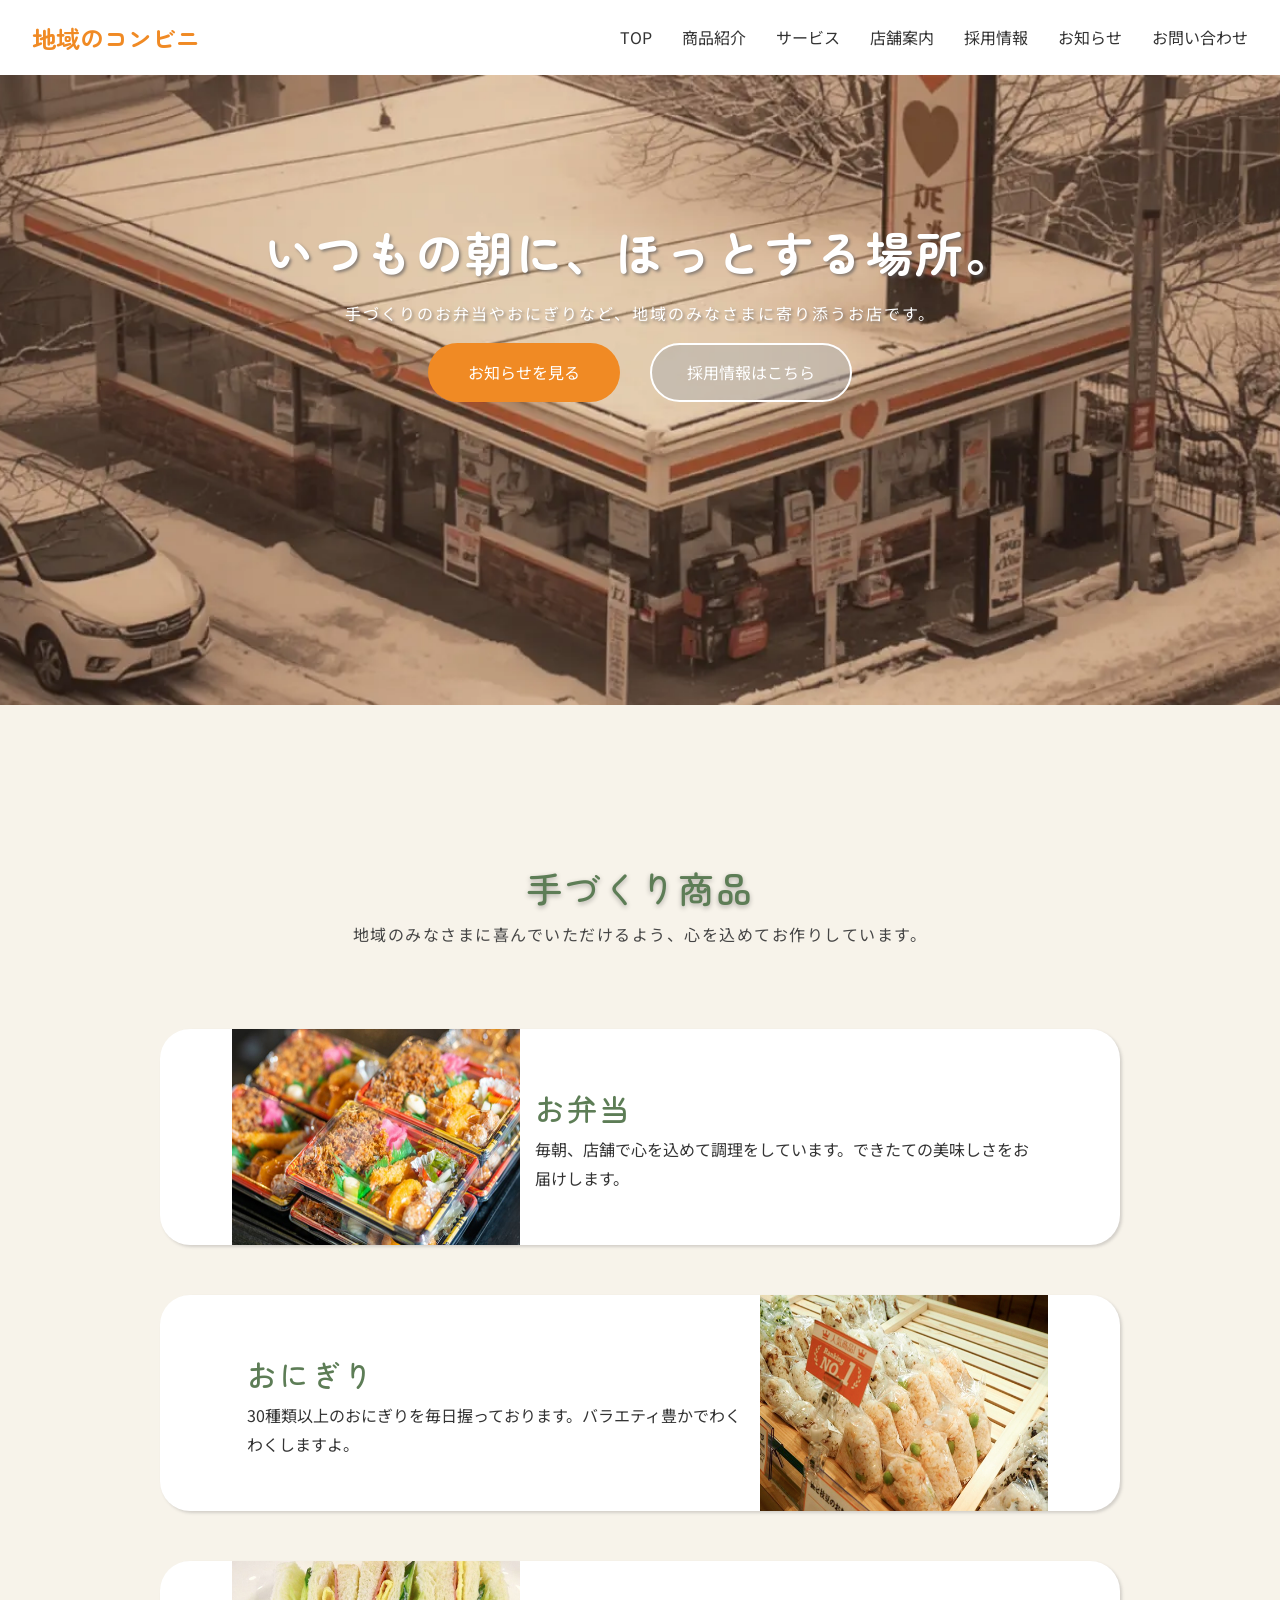
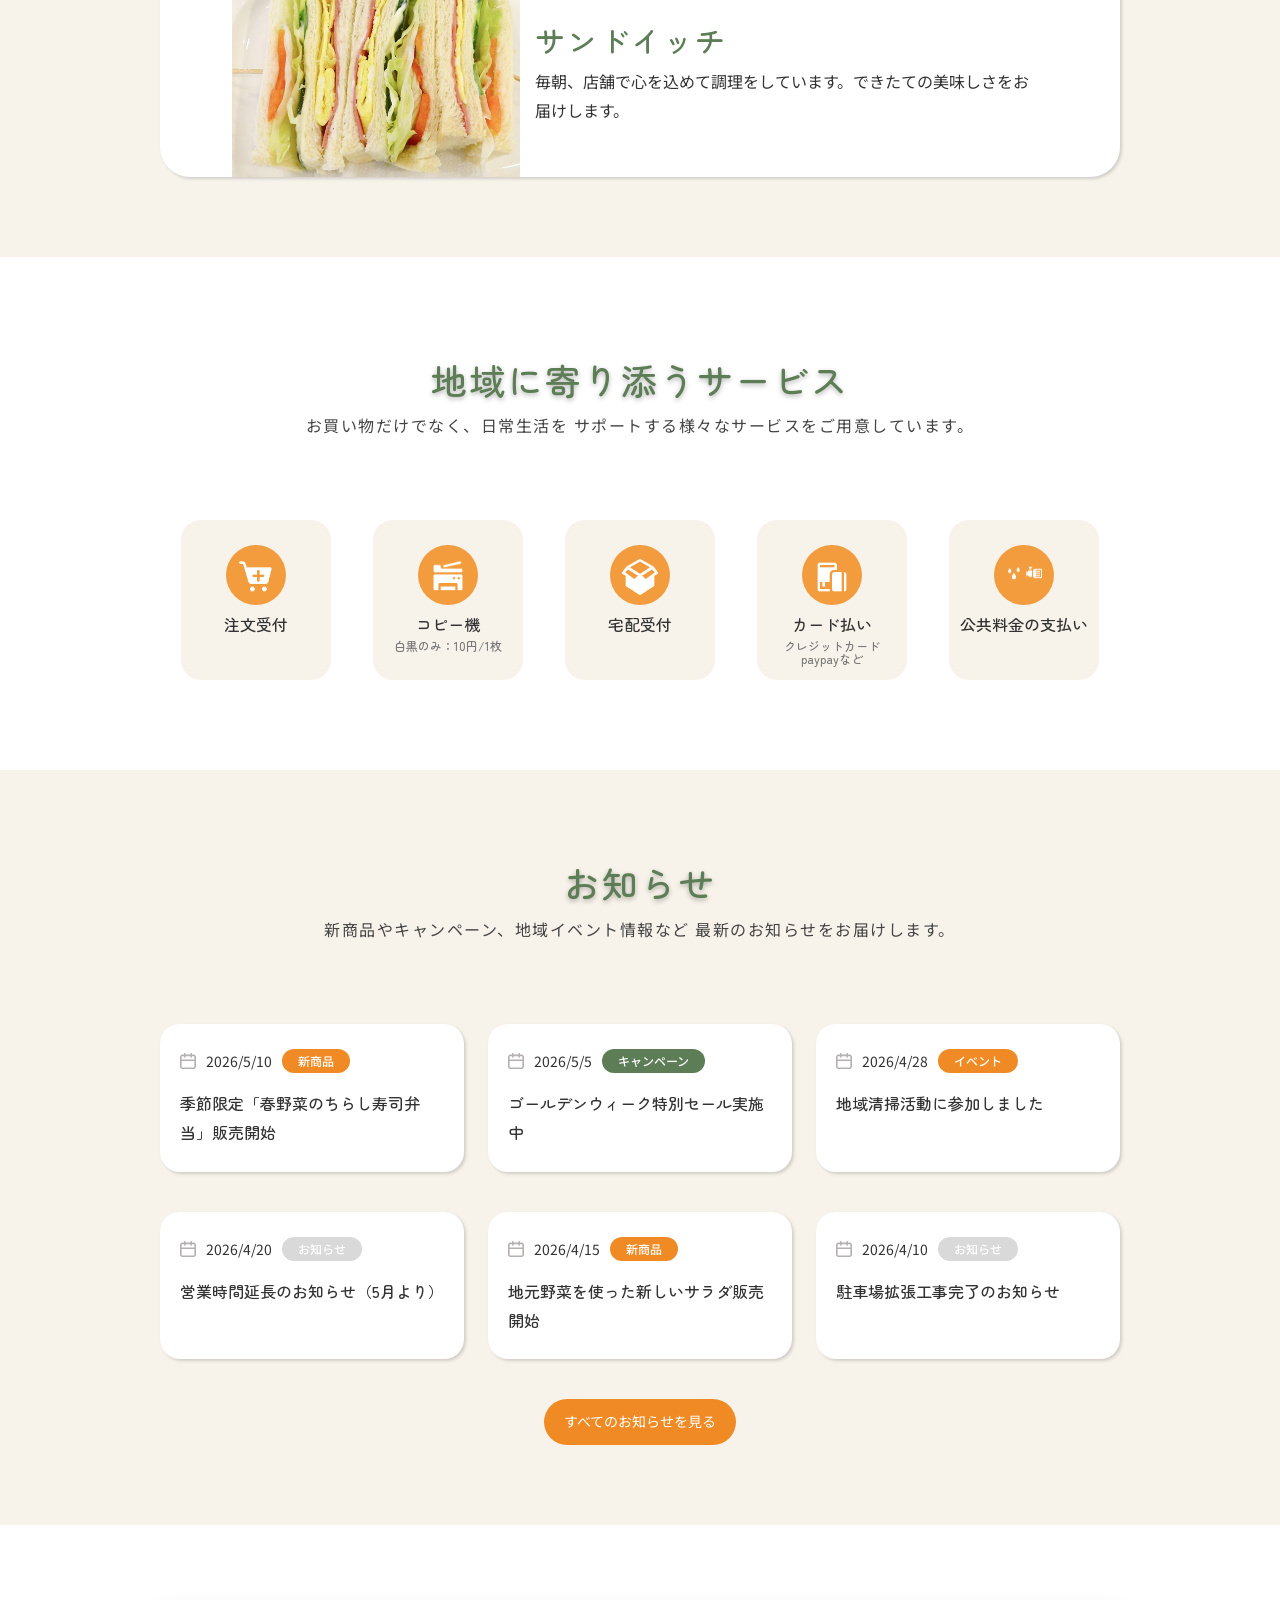
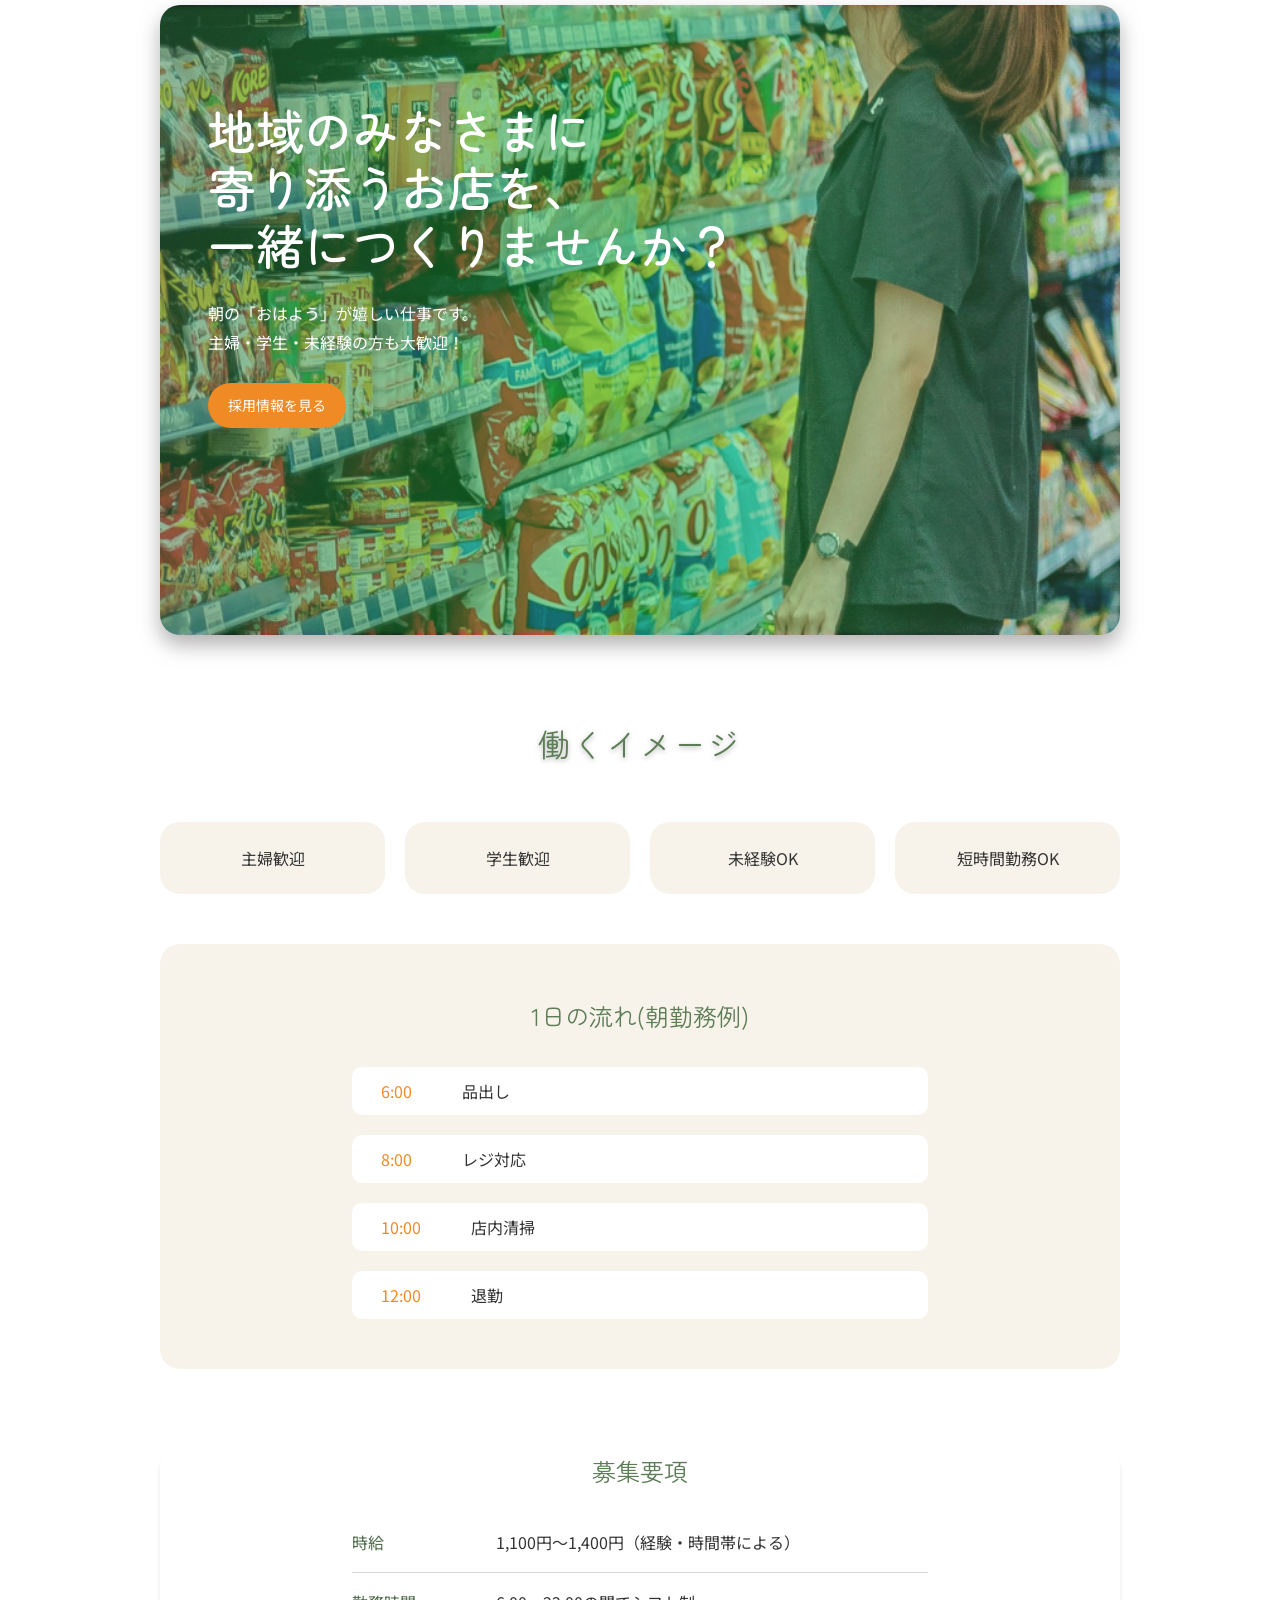
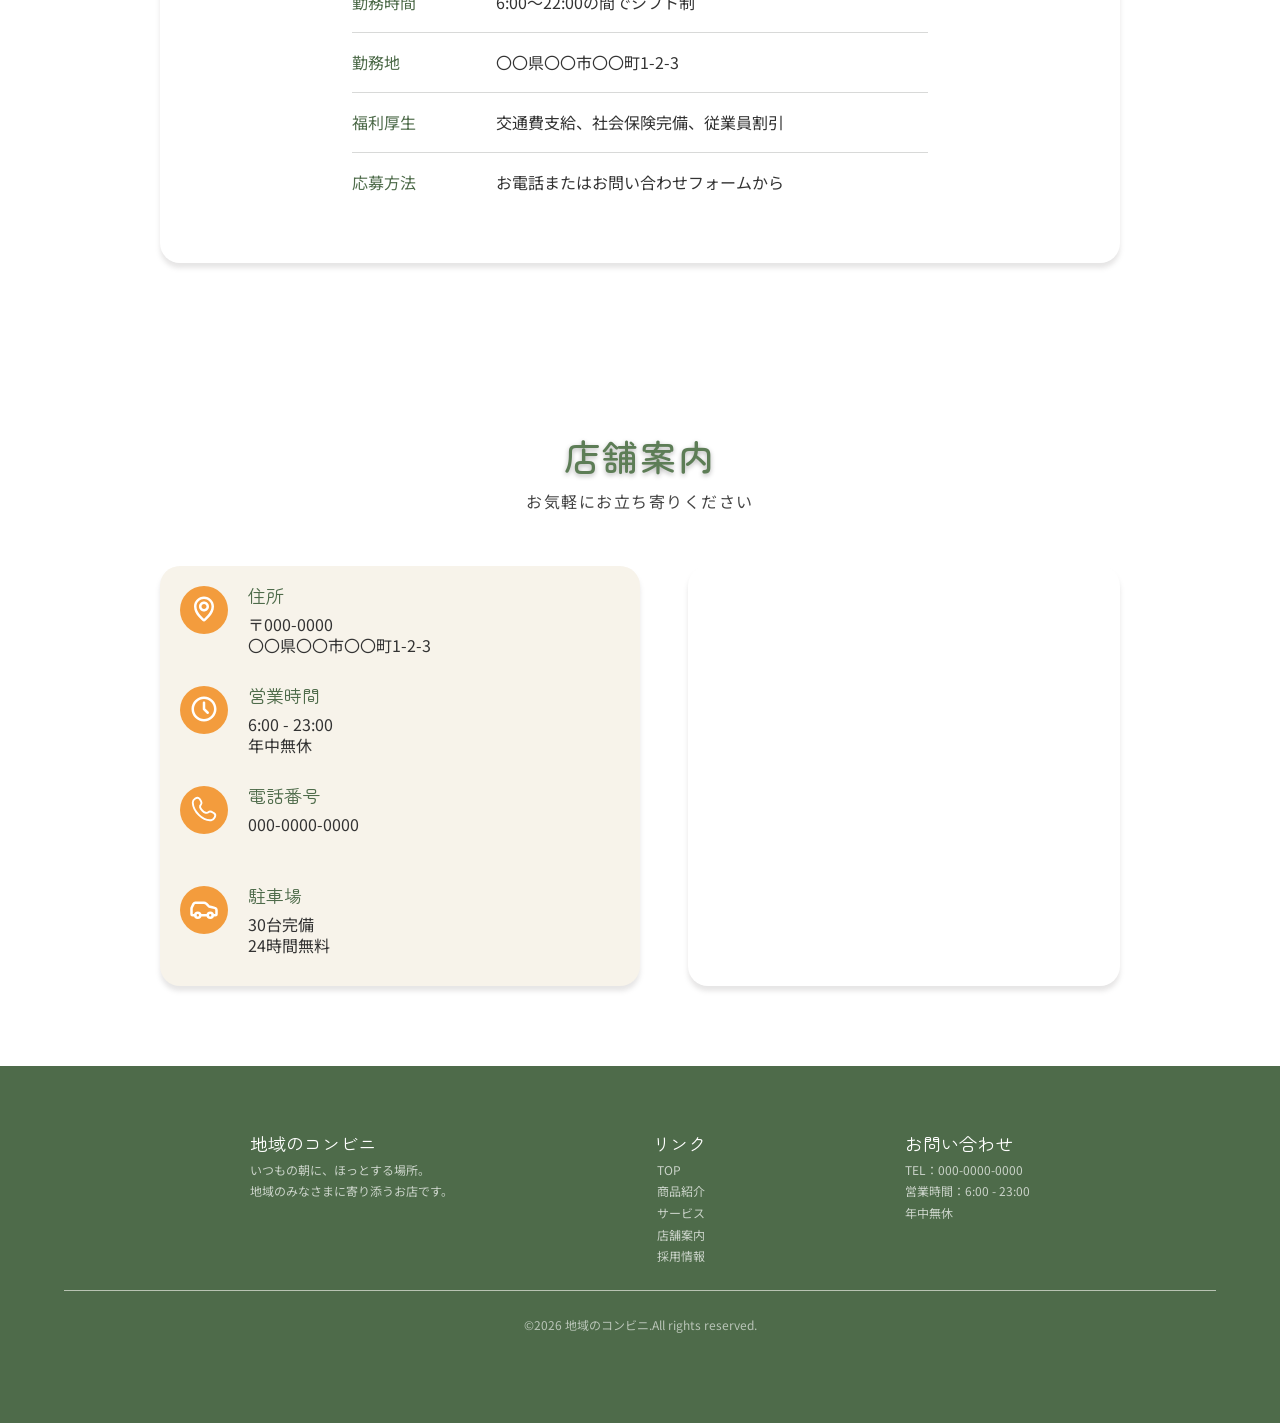
<file: index.html>
<!DOCTYPE html>
<html lang="ja">
    <head>
        <meta charset="utf-8" />
        <meta name="viewport" content="width=device-width,initial-scale=1" />
        <title>地域のコンビニ</title>
        <meta name="description" content="地域のコンビニ -手作り商品と、地域のみなさまに寄り添うお店です。-" />
        <meta name="format-detection" content="telephone=no" />

        <!-- favicon/webclipicon -->
        <link rel="shortcut icon" href="favicon.ico" />
        <link rel="apple-touch-icon" href="webclip.png" />

        <!-- ogp -->
        <meta property="og:site_name" content="Orange Heart" />
        <meta property="og:url" content="https://verablog.com/practiceHotel" />
        <meta property="og:type" content="website" />
        <meta property="og:title" content="地域のコンビニ" />
        <meta property="og:description" content="手作り商品と、地域のみなさまに寄り添うお店です。" />
        <meta property="og:image" content="https://verablog.com/practiceHotel/img/ogp.png" />
        <meta property="og:locale" content="ja_JP" />
        <meta name="twitter:card" content="summary">
        <meta name="twitter:title" content="地域のコンビニ">
        <meta name="twitter:description" content="手作り商品と、地域のみなさまに寄り添うお店です。">
        <meta name="twitter:image" content="https://verablog.com/practiceHotel/img/ogp.png">

        <!-- google fonts -->
        <link rel="preconnect" href="https://fonts.googleapis.com">
        <link rel="preconnect" href="https://fonts.gstatic.com" crossorigin>
        <link href="https://fonts.googleapis.com/css2?family=Noto+Sans+JP:wght@100..900&family=Zen+Maru+Gothic:wght@500;700&display=swap" rel="stylesheet">

        <!-- css -->
        <link rel="stylesheet" href="css/style.min.css" />

        <!-- js -->
        <script src="js/main.js" defer></script>
    </head>

    <body>
        <header class="header l-container">
            <h1 class="site-title">
                <a href="#">
                    地域のコンビニ
                </a>
            </h1>
            <nav class="header-nav">
                <button class="header-btn-menu">メニュー</button>
                <ul class="header-menu">
                    <li><a href="#">TOP</a></li>
                    <li><a href="#top-products">商品紹介</a></li>
                    <li><a href="#top-service">サービス</a></li>
                    <li><a href="#top-access">店舗案内</a></li>
                    <li><a href="#top-work">採用情報</a></li>
                    <li><a href="news.html">お知らせ</a></li>
                    <li><a href="contact.html">お問い合わせ</a></li>
                </ul>
            </nav>
        </header>

    <main>
        <div class="top-kv">
            <div class="top-kv-container">
                <p class="top-kv-title">いつもの朝に、ほっとする場所。</p>
                <p class="top-kv-subtitle">手づくりのお弁当やおにぎりなど、地域のみなさまに寄り添うお店です。</p>
                <ul class="top-kv-button">
                    <li><a href="#top-news">お知らせを見る</a></li>
                    <li><a href="#top-work">採用情報はこちら</a></li>
                </ul>
            </div>
        </div>

        <section id="top-products" class="top-products l-container">
            <div class="title-container">
                <h2 class="common-title">
                    手づくり商品
                </h2>
                <div class="common-subtitle">
                    <span>地域のみなさまに喜んでいただけるよう、<span>
                    <span>心を込めてお作りしています。</span>
                </div>
            </div>

            <div class="product-items l-container-s">
                <article class="post-item">
                    <a href="#">
                        <div class="post-card">
                            <div class="post-card-image">
                                <img width="758" height="762" srcset="img/lunch_box.jpg 1x, img/lunch_box@2x.jpg 2x" src="img/lunch_box@2x.jpg" alt="お弁当" decoding="async" loading="lazy" >
                            </div>

                            <section class="post-card-content">
                                <h2 class="post-title">
                                    お弁当
                                </h2>
                                <p>毎朝、店舗で心を込めて調理をしています。できたての美味しさをお届けします。</p>
                            </section>
                        </div>
                    </a>
                </article>

                <article class="post-item">
                    <a href="#">
                        <div class="post-card post-card--reverse">
                            <div class="post-card-image">
                                <img width="570" height="760" srcset="img/onigiri.jpg 1x, img/onigiri@2x.jpg 2x" src="img/onigiri@2x.jpg" alt="おにぎり" decoding="async" loading="lazy" >
                            </div>

                            <section class="post-card-content">
                                <h2 class="post-title">
                                    おにぎり
                                </h2>
                                <p>30種類以上のおにぎりを毎日握っております。バラエティ豊かでわくわくしますよ。</p>
                            </section>
                        </div>
                    </a>
                </article>

                <article class="post-item">
                    <a href="#">
                        <div class="post-card">
                            <div class="post-card-image">
                                <img width="570" height="760" srcset="img/sandwich.jpg 1x, img/sandwich@2x.jpg 2x" src="img/sandwich@2x.jpg" alt="サンドイッチ" decoding="async" loading="lazy" >
                            </div>

                            <section class="post-card-content">
                                <h2 class="post-title">
                                    サンドイッチ
                                </h2>
                                <p>毎朝、店舗で心を込めて調理をしています。できたての美味しさをお届けします。</p>
                            </section>
                        </div>
                    </a>
                </article>
            </div>
        </section>

        <section id="top-service" class="top-service">
            <div class="title-container l-container">
                <h2 class="common-title">
                    地域に寄り添うサービス
                </h2>
                <div class="common-subtitle">
                    <span>お買い物だけでなく、日常生活を</span>
                    <span>サポートする様々なサービスをご用意しています。</span>
                </div>
            </div>
            <div class="service-container l-container-s">
                <ul class="service-list">
                    <li class="service-item">
                        <div class="service-box">
                            <span class="service-icon">
                                <img width="36" height="36" src="img/shopping-cart.svg" alt="注文受付" decoding="async" loading="lazy" >
                            </span>
                            <p>注文受付</p>
                        </div>
                    </li>
                    <li class="service-item">
                        <div class="service-box">
                            <span class="service-icon">
                                <img width="36" height="36" src="img/copy-machine.svg" alt="コピー機" decoding="async" loading="lazy" >
                            </span>
                            <p>コピー機</p>
                            <p class="text-small">白黒のみ：10円/1枚</p>
                        </div>
                    </li>
                    <li class="service-item">
                        <div class="service-box">
                            <span class="service-icon">
                                <img width="36" height="36" src="img/delivery.svg" alt="宅配受付" decoding="async" loading="lazy" >
                            </span>
                            <p>宅配受付</p>
                        </div>
                    </li>
                    <li class="service-item">
                        <div class="service-box">
                            <span class="service-icon">
                                <img width="36" height="36" src="img/pay.svg" alt="paypayカード払い" decoding="async" loading="lazy" >
                            </span>
                            <p>カード払い</p>
                            <p class="text-small">
                                クレジットカード<br>
                                paypayなど
                            </p>
                        </div>
                    </li>
                    <li class="utility-item">
                        <div class="service-box">
                            <span class="utility-icon">
                                <img width="36" height="36" src="img/utility.svg" alt="公共料金の支払い" decoding="async" loading="lazy" >
                            </span>
                            <p>公共料金の支払い</p>
                        </div>
                    </li>
                </ul>
            </div>
        </section>

        <section id="top-news" class="top-news">
            <div class="title-container">
                <h2 class="common-title">
                    お知らせ
                </h2>
                <p class="common-subtitle">
                    <span>新商品やキャンペーン、地域イベント情報など</span>
                    <span>最新のお知らせをお届けします。</span>
                </p>
            </div>
            <div class="news-item l-container-s">
                <article class="news-post">
                    <a href="news.html">
                        <div class="news-meta">
                            <img width="16" height="16" src="img/calender.svg" alt="カレンダー" decoding="async" loading="lazy" >
                            <time datetime="2026-5-10" class="c-date">2026/5/10</time>
                            <span class="news-label news-label--product">新商品</span>
                        </div>
                        <h3 class="news-post-title">
                            季節限定「春野菜のちらし寿司弁当」販売開始
                        </h3>
                    </a>
                </article>
                <article class="news-post">
                    <a href="news.html">
                        <div class="news-meta">
                            <img width="16" height="16" src="img/calender.svg" alt="カレンダー" decoding="async" loading="lazy" >
                            <time datetime="2026-5-5" class="c-date">2026/5/5</time>
                            <span class="news-label news-label--campaign">キャンペーン</span>
                        </div>
                        <h3 class="news-post-title">
                            ゴールデンウィーク特別セール実施中
                        </h3>
                    </a>
                </article>
                <article class="news-post">
                    <a href="news.html">
                        <div class="news-meta">
                            <img width="16" height="16" src="img/calender.svg" alt="カレンダー" decoding="async" loading="lazy" >
                            <time datetime="2026-4-28" class="c-date">2026/4/28</time>
                            <span class="news-label news-label--event">イベント</span>
                        </div>
                        <h3 class="news-post-title">
                            地域清掃活動に参加しました
                        </h3>
                    </a>
                </article>
                <article class="news-post">
                    <a href="news.html">
                        <div class="news-meta">
                            <img width="16" height="16" src="img/calender.svg" alt="カレンダー" decoding="async" loading="lazy" >
                            <time datetime="2026-4-20" class="c-date">2026/4/20</time>
                            <span class="news-label news-label--news">お知らせ</span>
                        </div>
                        <h3 class="news-post-title">
                            営業時間延長のお知らせ（5月より）
                        </h3>
                    </a>
                </article>
                <article class="news-post">
                    <a href="news.html">
                        <div class="news-meta">
                            <img width="16" height="16" src="img/calender.svg" alt="カレンダー" decoding="async" loading="lazy" >
                            <time datetime="2026-4-15" class="c-date">2026/4/15</time>
                            <span class="news-label news-label--product">新商品</span>
                        </div>
                        <h3 class="news-post-title">
                            地元野菜を使った新しいサラダ販売開始
                        </h3>
                    </a>
                </article>
                <article class="news-post">
                    <a href="news.html">
                        <div class="news-meta">
                            <img width="16" height="16" src="img/calender.svg" alt="カレンダー" decoding="async" loading="lazy" >
                            <time datetime="2026-4-10" class="c-date">2026/4/10</time>
                            <span class="news-label news-label--news">お知らせ</span>
                        </div>
                        <h3 class="news-post-title">
                            駐車場拡張工事完了のお知らせ
                        </h3>
                    </a>
                </article>
            </div>
            <div class="btn-news">
                <button class="btn" onclick="location.href='https://jijisite.com/sample-store/news.html'">すべてのお知らせを見る</button>
            </div>
        </section>

        <section id="top-work" class="top-work">
            <div class="l-container-s">
                <div class="top-work-bg">
                    <div class="work-container">
                        <div class="work-title">
                            <span>地域のみなさまに</span>
                            <span>寄り添うお店を、</span>
                            <span>一緒につくりませんか？</span>
                        </div>
                        <div class="work-subtitle">
                            <span>朝の「おはよう」が嬉しい仕事です。</span>
                            <span>主婦・学生・未経験の方も大歓迎！</span>
                        </div>
                        <div class="btn-work">
                            <button class="btn" onclick="location.href='https://jijisite.com/sample-store/#top-recruit'">採用情報を見る</button>
                        </div>
                    </div>
                </div>
                <div class="work-sample">
                    <h2 class="sample-title">働くイメージ</h2>
                    <ul class="sample-list">
                        <li>主婦歓迎</li>
                        <li>学生歓迎</li>
                        <li>未経験OK</li>
                        <li>短時間勤務OK</li>
                    </ul>
                </div>
                <div class="work-schedule">
                    <div class="schedule-title">
                        <h2>1日の流れ(朝勤務例)</h2>
                    </div>
                    <ul class="schedule-list">
                        <li><time>6:00</time>品出し</li>
                        <li><time>8:00</time>レジ対応</li>
                        <li><time>10:00</time>店内清掃</li>
                        <li><time>12:00</time>退勤</li>
                    </ul>
                </div>
                <div id="top-recruit" class="work-recruit">
                    <div class="recruit-title">
                        <h2>募集要項</h2>
                    </div>
                    <div class="recruit-container">
                        <dl class="recruit-list">
                            <dt>時給</dt><dd>1,100円～1,400円（経験・時間帯による）</dd>
                        </dl>
                        <dl class="recruit-list">
                            <dt>勤務時間</dt><dd>6:00〜22:00の間でシフト制</dd>
                        </dl>
                        <dl class="recruit-list">
                            <dt>勤務地</dt><dd>〇〇県〇〇市〇〇町1-2-3</dd>
                        </dl>
                        <dl class="recruit-list">
                            <dt>福利厚生</dt><dd>交通費支給、社会保険完備、従業員割引</dd>
                        </dl>
                        <dl class="recruit-list recruit-list-last">
                            <dt>応募方法</dt><dd>お電話またはお問い合わせフォームから</dd>
                        </dl>
                    </div>
                </div>
            </div>
        </section>


        <section id="top-access" class="top-access">
            <div class="l-container-s">
                <div class="title-container">
                    <h2 class="common-title">
                        店舗案内
                    </h2>
                    <p class="common-subtitle">
                        お気軽にお立ち寄りください
                    </p>
                </div>
                <div class="access-container">
                    <ul class="access-list">
                        <li class="access-item">
                            <div class="access-icon">
                                <img src='img/map.svg' width='48' height='48' alt='mapアイコン' decoding='async' />
                            </div>
                            <div class="access-info">
                                <h3 class="access-info-title">住所</h3>
                                <div class="access-info-text">
                                    <span>〒000-0000</span>
                                    <span>〇〇県〇〇市〇〇町1-2-3</span>
                                </div>
                            </div>
                        </li>
                        <li class="access-item">
                            <div class="access-icon">
                                <img src='img/time.svg' width='48' height='48' alt='時計アイコン' decoding='async' />
                            </div>
                            <div class="access-info">
                                <h3 class="access-info-title">営業時間</h3>
                                <div class="access-info-text">
                                    <span>6:00 - 23:00</span>
                                    <span>年中無休</span>
                                </div>
                            </div>
                        </li>
                        <li class="access-item">
                            <div class="access-icon">
                                <img src='img/telephone.svg' width='48' height='48' alt='電話アイコン' decoding='async' />
                            </div>
                            <div class="access-info">
                                <h3 class="access-info-title">電話番号</h3>
                                <div class="access-info-text">
                                    <span>000-0000-0000</span>
                                </div>
                            </div>
                        </li>
                        <li class="access-item">
                            <div class="access-icon">
                                <img src='img/car.svg' width='48' height='48' alt='車アイコン' decoding='async' />
                            </div>
                            <div class="access-info">
                                <h3 class="access-info-title">駐車場</h3>
                                <div class="access-info-text">
                                    <span>30台完備</span>
                                    <span>24時間無料</span>
                                </div>
                            </div>
                        </li>
                    </ul>
                    <div class="access-map">
                        <iframe src="https://www.google.com/maps/embed?pb=!1m18!1m12!1m3!1d3240.3316555639412!2d139.73344131551892!3d35.693455336908414!2m3!1f0!2f0!3f0!3m2!1i1024!2i768!4f13.1!3m3!1m2!1s0x60188c5e40fd8ca9%3A0xe4e83101398f38cf!2z44CSMTYyLTA4NDYg5p2x5Lqs6YO95paw5a6_5Yy65biC6LC35bem5YaF55S677yS77yR4oiS77yR77yTIOaKgOihk-ipleirluekvg!5e0!3m2!1sja!2sjp!4v1678004817731!5m2!1sja!2sjp" width="600" height="450" style="border:0;" allowfullscreen="" loading="lazy" referrerpolicy="no-referrer-when-downgrade"></iframe>
                    </div>
                </div>
            </div>
        </section>

    <footer class="footer">
        <div class="footer-container l-container-s">
            <div class="footer-logo">
                <h2 class="footer-title">地域のコンビニ</h2>
                <div class="footer-text">
                    <span>いつもの朝に、ほっとする場所。</span>
                    <span>地域のみなさまに寄り添うお店です。</span>
                </div>
            </div>
            <div class="footer-nav">
                <h2 class="footer-title">リンク</h2>
                <ul class="footer-ul">
                    <li><a href="#">TOP</a></li>
                    <li><a href="#top-products">商品紹介</a></li>
                    <li><a href="#top-service">サービス</a></li>
                    <li><a href="#top-access">店舗案内</a></li>
                    <li><a href="#top-work">採用情報</a></li>
                </ul>
            </div>
            <div class="footer-contact">
                <h2 class="footer-title">お問い合わせ</h2>
                <div class="footer-text">
                    <span>TEL：000-0000-0000</span>
                    <span>営業時間：6:00 - 23:00</span>
                    <span>年中無休</span>
                </div>
            </div>
        </div>
        <p class="copyright">&copy;2026 地域のコンビニ.All rights reserved.</p>
    </footer>
    </main>

    </body>

</html>
</file>
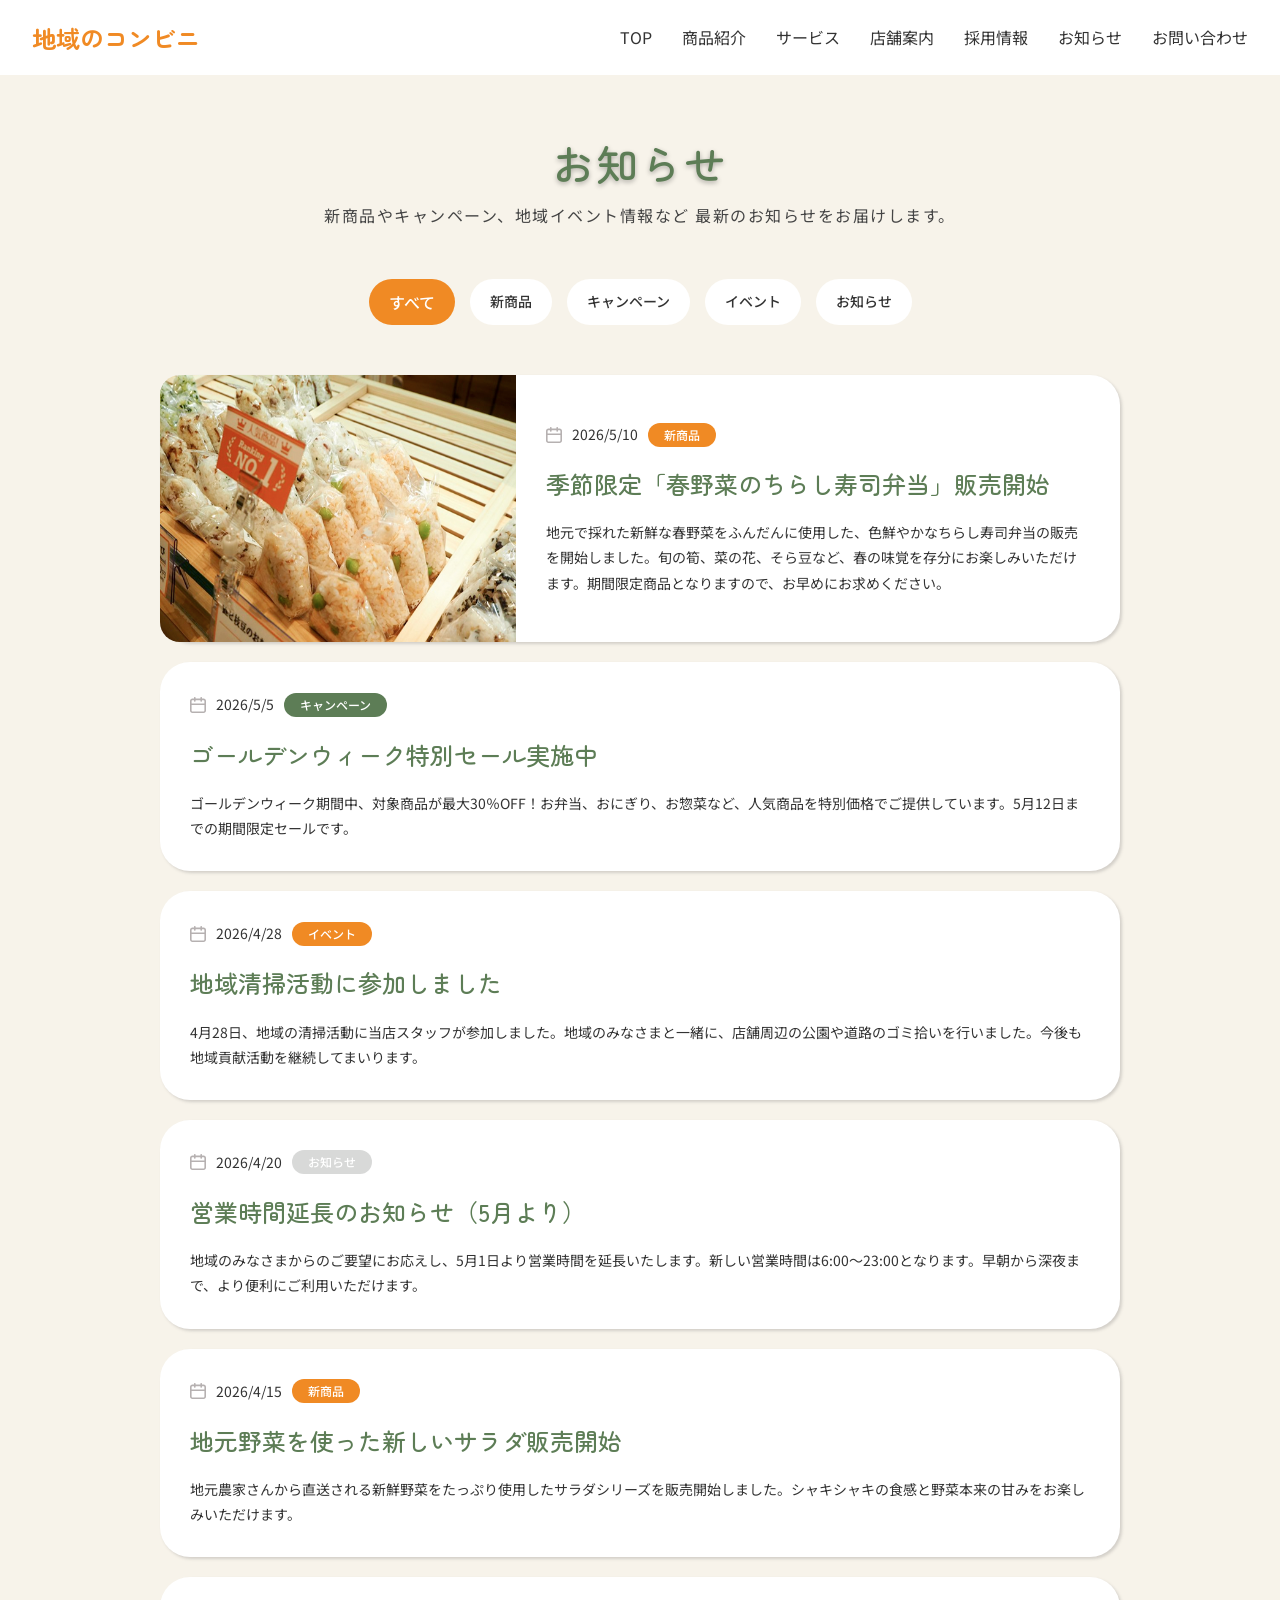
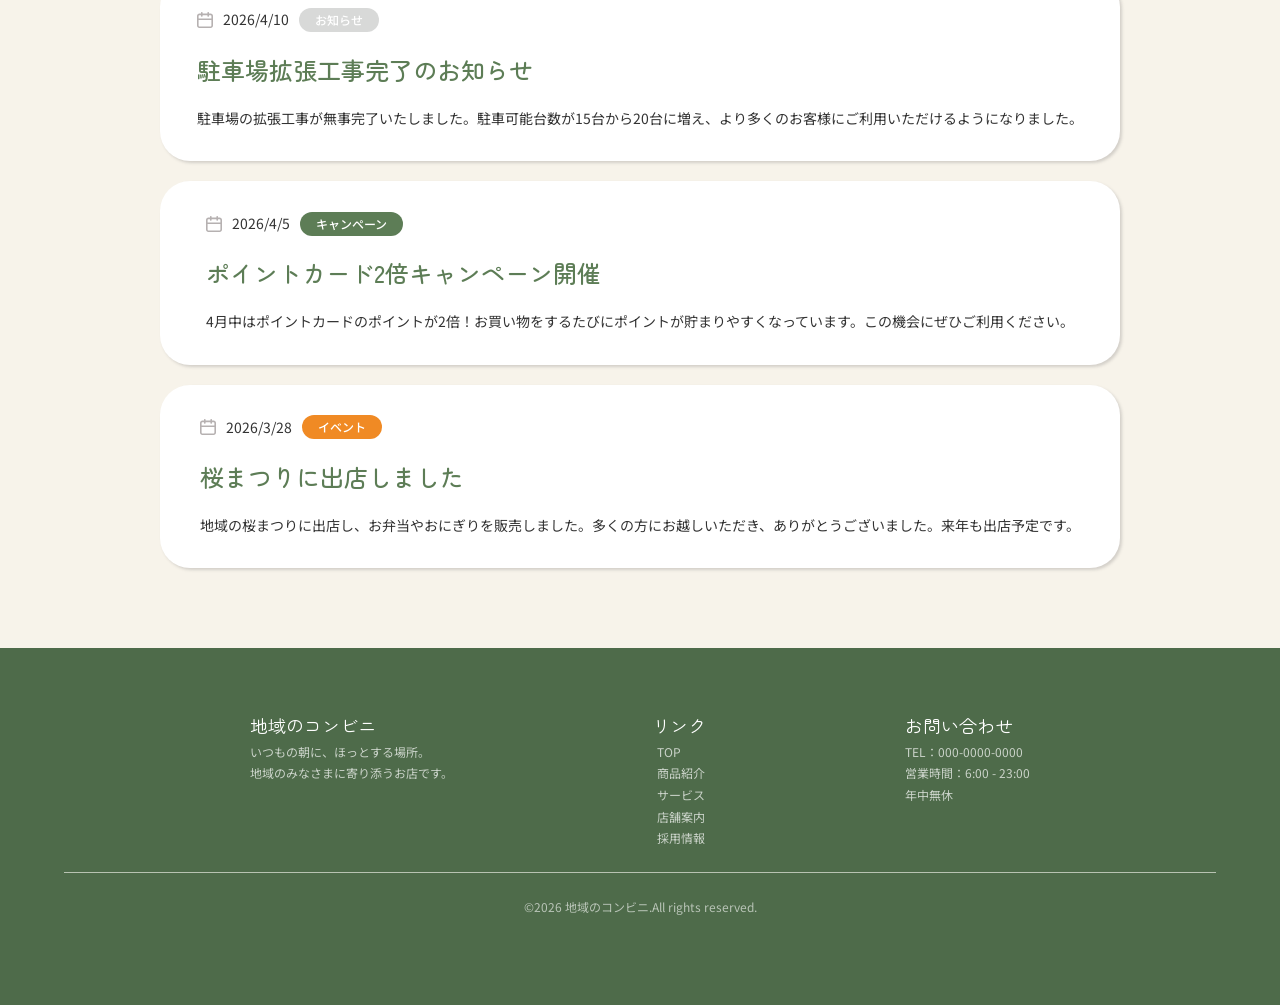
<file: news.html>
<!DOCTYPE html>
<html lang="ja">
  <head>
    <meta charset="utf-8" />
    <meta name="viewport" content="width=device-width,initial-scale=1" />
    <title>地域のコンビニ</title>
    <meta name="description" content="地域のコンビニ -手作り商品と、地域のみなさまに寄り添うお店です。-" />
    <meta name="format-detection" content="telephone=no" />

    <!-- favicon/webclipicon -->
    <link rel="shortcut icon" href="favicon.ico" />
    <link rel="apple-touch-icon" href="webclip.png" />

    <!-- ogp -->
    <meta property="og:site_name" content="地域のコンビニ" />
    <meta property="og:url" content="https://jijisite.com/sample-store" />
    <meta property="og:type" content="website" />
    <meta property="og:title" content="地域のコンビニ" />
    <meta property="og:description" content="手作り商品と、地域のみなさまに寄り添うお店です。" />
    <meta property="og:image" content="https://jijisite.com/sample-store/img/ogp.webp" />
    <meta property="og:locale" content="ja_JP" />
    <meta name="twitter:card" content="summary">
    <meta name="twitter:title" content="地域のコンビニ">
    <meta name="twitter:description" content="手作り商品と、地域のみなさまに寄り添うお店です。">
    <meta name="twitter:image" content="https://jijisite.com/sample-store/img/ogp.webp">

    <!-- google fonts -->
    <link rel="preconnect" href="https://fonts.googleapis.com">
    <link rel="preconnect" href="https://fonts.gstatic.com" crossorigin>
    <link href="https://fonts.googleapis.com/css2?family=Noto+Sans+JP:wght@100..900&family=Zen+Maru+Gothic:wght@500;700&display=swap" rel="stylesheet">

    <!-- css -->
    <link rel="stylesheet" href="css/style.min.css" />

    <!-- js -->
    <script src="js/main.js" defer></script>
  </head>

  <body>
    <header class="header l-container">
      <h1 class="site-title">
          <a href="#">
              地域のコンビニ
          </a>
      </h1>
      <nav class="header-nav">
        <button class="header-btn-menu">メニュー</button>
        <ul class="header-menu">
            <li><a href="index.html">TOP</a></li>
            <li><a href="index.html#top-products">商品紹介</a></li>
            <li><a href="index.html#top-service">サービス</a></li>
            <li><a href="index.html#top-access">店舗案内</a></li>
            <li><a href="index.html#top-work">採用情報</a></li>
            <li><a href="news.html">お知らせ</a></li>
            <li><a href="contact.html">お問い合わせ</a></li>
        </ul>
      </nav>
    </header>

    <main>

      <section class="news-main l-container-s">
        <div class="news title-container">
          <h2 class="common-title">
            お知らせ
          </h2>
          <p class="common-subtitle">
            <span>新商品やキャンペーン、地域イベント情報など</span>
            <span>最新のお知らせをお届けします。</span>
          </p>
        </div>

        <div class="news-category">
          <ul class="news-menu">
            <li class="news-li"><a href="#">すべて</a></li>
            <li class="news-li"><a href="new-products.html">新商品</a></li>
            <li class="news-li"><a href="campaign.html">キャンペーン</a></li>
            <li class="news-li"><a href="event.html">イベント</a></li>
            <li class="news-li"><a href="single.html">お知らせ</a></li>
          </ul>
        </div>

          <article class="post-item news-post-item">
            <a href="#">
              <div class="post-card">
                <div class="post-card-image news-card">
                  <img width="570" height="760" srcset="img/onigiri.jpg 1x, img/onigiri@2x.jpg 2x" src="img/onigiri@2x.jpg" alt="おにぎり" decoding="async" loading="lazy" >
                </div>

                <section class="news-post-card-content">
                  <div class="news-meta">
                    <img width="16" height="16" src="img/calender.svg" alt="カレンダー" decoding="async" loading="lazy" >
                    <time datetime="2026-5-10" class="c-date">2026/5/10</time>
                    <span class="news-label news-label--product">新商品</span>
                  </div>
                  <h2 class="news-post-title news-title">
                    季節限定「春野菜のちらし寿司弁当」販売開始
                  </h2>
                  <p class="news-post-text">
                    地元で採れた新鮮な春野菜をふんだんに使用した、色鮮やかなちらし寿司弁当の販売を開始しました。旬の筍、菜の花、そら豆など、春の味覚を存分にお楽しみいただけます。期間限定商品となりますので、お早めにお求めください。
                  </p>
                </section>
              </div>
            </a>
          </article>

          <article class="post-item news-post-item">
            <a href="#">
              <div class="post-card">
                <section class="news-post-card-content">
                  <div class="news-meta">
                    <img width="16" height="16" src="img/calender.svg" alt="カレンダー" decoding="async" loading="lazy" >
                    <time datetime="2026-5-5" class="c-date">2026/5/5</time>
                    <span class="news-label news-label--campaign">キャンペーン</span>
                  </div>
                  <h2 class="news-post-title news-title">
                    ゴールデンウィーク特別セール実施中
                  </h2>
                  <p class="news-post-text">
                    ゴールデンウィーク期間中、対象商品が最大30％OFF！お弁当、おにぎり、お惣菜など、人気商品を特別価格でご提供しています。5月12日までの期間限定セールです。
                  </p>
                </section>
              </div>
            </a>
          </article>

          <article class="post-item news-post-item">
            <a href="#">
              <div class="post-card">
                <section class="news-post-card-content">
                  <div class="news-meta">
                    <img width="16" height="16" src="img/calender.svg" alt="カレンダー" decoding="async" loading="lazy" >
                    <time datetime="2026-4-28" class="c-date">2026/4/28</time>
                    <span class="news-label news-label--event">イベント</span>
                  </div>
                  <h2 class="news-post-title news-title">
                    地域清掃活動に参加しました
                  </h2>
                  <p class="news-post-text">
                    4月28日、地域の清掃活動に当店スタッフが参加しました。地域のみなさまと一緒に、店舗周辺の公園や道路のゴミ拾いを行いました。今後も地域貢献活動を継続してまいります。
                  </p>
                </section>
              </div>
            </a>
          </article>

          <article class="post-item news-post-item">
            <a href="#">
              <div class="post-card">
                <section class="news-post-card-content">
                  <div class="news-meta">
                    <img width="16" height="16" src="img/calender.svg" alt="カレンダー" decoding="async" loading="lazy" >
                    <time datetime="2026-4-20" class="c-date">2026/4/20</time>
                    <span class="news-label news-label--news">お知らせ</span>
                  </div>
                  <h2 class="news-post-title news-title">
                    営業時間延長のお知らせ（5月より）
                  </h2>
                  <p class="news-post-text">
                    地域のみなさまからのご要望にお応えし、5月1日より営業時間を延長いたします。新しい営業時間は6:00～23:00となります。早朝から深夜まで、より便利にご利用いただけます。
                  </p>
                </section>
              </div>
            </a>
          </article>

          <article class="post-item news-post-item">
            <a href="#">
              <div class="post-card">
                <section class="news-post-card-content">
                  <div class="news-meta">
                    <img width="16" height="16" src="img/calender.svg" alt="カレンダー" decoding="async" loading="lazy" >
                    <time datetime="2026-4-15" class="c-date">2026/4/15</time>
                    <span class="news-label news-label--product">新商品</span>
                  </div>
                  <h2 class="news-post-title news-title">
                    地元野菜を使った新しいサラダ販売開始
                  </h2>
                  <p class="news-post-text">
                    地元農家さんから直送される新鮮野菜をたっぷり使用したサラダシリーズを販売開始しました。シャキシャキの食感と野菜本来の甘みをお楽しみいただけます。
                  </p>
                </section>
              </div>
            </a>
          </article>

          <article class="post-item news-post-item">
            <a href="#">
              <div class="post-card">
                <section class="news-post-card-content">
                  <div class="news-meta">
                    <img width="16" height="16" src="img/calender.svg" alt="カレンダー" decoding="async" loading="lazy" >
                    <time datetime="2026-4-10" class="c-date">2026/4/10</time>
                    <span class="news-label news-label--news">お知らせ</span>
                  </div>
                  <h2 class="news-post-title news-title">
                    駐車場拡張工事完了のお知らせ
                  </h2>
                  <p class="news-post-text">
                    駐車場の拡張工事が無事完了いたしました。駐車可能台数が15台から20台に増え、より多くのお客様にご利用いただけるようになりました。
                  </p>
                </section>
              </div>
            </a>
          </article>

          <article class="post-item news-post-item">
            <a href="#">
              <div class="post-card">
                <section class="news-post-card-content">
                  <div class="news-meta">
                    <img width="16" height="16" src="img/calender.svg" alt="カレンダー" decoding="async" loading="lazy" >
                    <time datetime="2026-4-5" class="c-date">2026/4/5</time>
                    <span class="news-label news-label--campaign">キャンペーン</span>
                  </div>
                  <h2 class="news-post-title news-title">
                    ポイントカード2倍キャンペーン開催
                  </h2>
                  <p class="news-post-text">
                    4月中はポイントカードのポイントが2倍！お買い物をするたびにポイントが貯まりやすくなっています。この機会にぜひご利用ください。
                  </p>
                </section>
              </div>
            </a>
          </article>

          <article class="post-item news-post-item">
            <a href="#">
              <div class="post-card">
                <section class="news-post-card-content">
                  <div class="news-meta">
                    <img width="16" height="16" src="img/calender.svg" alt="カレンダー" decoding="async" loading="lazy" >
                    <time datetime="2026-3-28" class="c-date">2026/3/28</time>
                    <span class="news-label news-label--event">イベント</span>
                  </div>
                  <h2 class="news-post-title news-title">
                    桜まつりに出店しました
                  </h2>
                  <p class="news-post-text">
                    地域の桜まつりに出店し、お弁当やおにぎりを販売しました。多くの方にお越しいただき、ありがとうございました。来年も出店予定です。
                  </p>
                </section>
              </div>
            </a>
          </article>

        </div>
      </section>

    <footer class="footer">
      <div class="footer-container l-container-s">
        <div class="footer-logo">
          <h2 class="footer-title">地域のコンビニ</h2>
          <div class="footer-text">
            <span>いつもの朝に、ほっとする場所。</span>
            <span>地域のみなさまに寄り添うお店です。</span>
          </div>
        </div>
        <div class="footer-nav">
          <h2 class="footer-title">リンク</h2>
          <ul class="footer-ul">
            <li><a href="#">TOP</a></li>
            <li><a href="#top-products">商品紹介</a></li>
            <li><a href="#top-service">サービス</a></li>
            <li><a href="#top-access">店舗案内</a></li>
            <li><a href="#top-work">採用情報</a></li>
          </ul>
        </div>
        <div class="footer-contact">
          <h2 class="footer-title">お問い合わせ</h2>
          <div class="footer-text">
            <span>TEL：000-0000-0000</span>
            <span>営業時間：6:00 - 23:00</span>
            <span>年中無休</span>
          </div>
        </div>
      </div>
      <p class="copyright">&copy;2026 地域のコンビニ.All rights reserved.</p>
    </footer>
    </main>

  </body>

</html>
</file>
<file: css/style.min.css>
/*!
global > color
------------------------------
*/:root{--color-bg-primary: #FFFDF8;--color-bg-beige: #F7F3EA;--color-bg-white: #FFFFFF;--color-bg-orange: #F08A24;--color-bg-right-orange: #F39C3D;--color-bg-dark-green: #4E6B4A;--color-bg-right-green: #5D7D56;--color-bg-right-grey: #d0d1d0d2;--color-font-primary: #333333;--color-font-white: #FFFFFF;--color-font-right-black: #454545;--color-font-grey: #787878;--color-font-orange: #F08A24;--color-underline-right-blue: #76c7c2}/*!
global > content-width
------------------------------
*/:root{--width-content-s: 960px;--width-content: 1200px}/*!
global > font
------------------------------
*/:root{--font-family-base: "Noto Sans JP", sans-serif;--font-family-title: "Zen Maru Gothic", sans-serif}/*!
global > z-index
------------------------------
*/:root{--z-index-modal: 100;--z-index-header: 30;--z-index-menu: 10;--z-index-default: 1}/*!
component > button
------------------------------
*/.c-button{display:block;width:80px;height:80px;border-radius:50%;padding:.2em;background-color:rgba(222,222,222,.3882352941);border:1px solid #bab9b9}.c-button.is-active::after{content:"";width:100%;height:100%;cursor:default;position:fixed;top:0;left:0;z-index:4}.c-button.is-active+.c-button-body{display:block;z-index:5}.c-button-body{display:none;width:175px;background:#f6f6f6;box-shadow:0 2px 6px 2px rgba(60,64,67,.149),0 1px 2px 0 rgba(60,64,67,.302);border-radius:4px;overflow:hidden;position:absolute;top:85px;left:0}/*!
component > button
------------------------------
*/.dropdown-list{margin:0;padding:0}.dropdown-item{display:block;border-bottom:1px solid #d0cccc}.dropdown-item-link{display:block;padding:1em 1.2em;font-size:.95em;text-decoration:none;color:#444}.dropdown-item-link:hover{background:#fbfbfb}/*!
component > title
------------------------------
*/@media screen and (min-width: 768px){.c-box{width:60%;padding-left:20px}}.c-title{color:var(--color-font-pink);text-align:center;font-size:20px;margin-bottom:10px;font-weight:600}@media screen and (min-width: 768px){.c-title{font-size:30px}}@media screen and (min-width: 768px){.c-text{text-align:left;padding-left:20px}}/*!
contact > contact-main
------------------------------
*/.contact-main{margin-bottom:80px}.contact-main .access-map{margin-top:30px;width:100%;height:350px;padding-bottom:50px}.contact{padding-top:30px}@media screen and (min-width: 768px){.contact{padding-top:50px}}.box-white{display:flex;flex-direction:column;gap:20px;margin-top:20px}@media screen and (min-width: 768px){.box-white{flex-direction:row;gap:30px;justify-content:center;margin-top:50px}}.box-white .access-list{display:initial;background-color:var(--color-bg-white);padding:20px 50px}.box-white .access-list .access-item{margin-bottom:20px}.list-title{font-size:24px;font-family:var(--font-family-title);color:var(--color-bg-dark-green);margin-bottom:20px}.form-container{background-color:var(--color-bg-white);padding:20px 50px;border-radius:20px;box-shadow:0 5px 5px rgba(130,125,125,.2)}@media screen and (min-width: 768px){.form-container{width:50%}}.form-box{display:grid;gap:20px}.required::after{content:"*";color:red;font-size:.85em;font-weight:bold;margin-left:.5em}.form-item{background-color:var(--color-bg-beige);border-radius:10px;border:solid 1px var(--color-bg-right-grey);line-height:2.5;width:100%}/*!
foundation > reset
------------------------------
*/html{color:#000;background:#fff}body,div,dl,dt,dd,ul,ol,li,h1,h2,h3,h4,h5,h6,pre,code,form,fieldset,legend,input,textarea,p,blockquote,th,td{margin:0;padding:0}table{border-collapse:collapse;border-spacing:0;width:100%}fieldset,img{border:0}address,caption,cite,code,dfn,em,strong,th,var{font-style:normal;font-weight:normal}ol,ul{list-style:none}caption,th{text-align:left}h1,h2,h3,h4,h5,h6{font-size:100%;font-weight:normal}q:before,q:after{content:""}abbr,acronym{border:0;font-variant:normal}sup{vertical-align:text-top}sub{vertical-align:text-bottom}input,textarea,select,button{color:inherit;font-family:inherit;font-size:inherit;font-weight:inherit;line-height:inherit;font-size:100%;border-radius:0;border:none;-moz-appearance:none;appearance:none;-webkit-appearance:none;background-color:inherit}input,textarea,select{font-size:16px}textarea{resize:vertical;display:block}button{padding:0;cursor:pointer}legend{color:#000}tbody{-webkit-text-size-adjust:100%}main{display:block}a{text-decoration:none;color:inherit}img{width:100%;height:auto;vertical-align:bottom}svg{display:block}*{-webkit-font-smoothing:antialiased;-moz-osx-font-smoothing:grayscale;box-sizing:border-box}*::before,*::after{box-sizing:border-box}/*!
foundation > base
------------------------------
*/body{line-height:1.8;font-size:16px;color:var(--color-font-primary);font-family:var(--font-family-base)}/*!
layout > container
------------------------------
*/.l-container,.l-container-s{width:95%;margin:0 auto}.l-container-s{max-width:var(--width-content-s)}/*!
layout > header
------------------------------
*/@media screen and (min-width: 768px){.header{display:flex;justify-content:space-between;align-items:center;height:75px}}.site-title{font-size:20px;font-family:var(--font-family-title);color:var(--color-font-orange);font-weight:bold;height:75px;line-height:75px;align-items:center}@media screen and (min-width: 768px){.site-title{font-size:24px;height:auto}}.header-nav{font-size:16px}.header-menu{background:rgba(255,255,255,.7);-webkit-backdrop-filter:blur(8px);backdrop-filter:blur(8px);padding:1rem 0;margin-top:1rem;position:absolute;z-index:1;top:50px;right:0;overflow-x:hidden;text-align:center;width:0;transition:.5s}@media screen and (min-width: 768px){.header-menu{display:flex;background:initial;-webkit-backdrop-filter:initial;backdrop-filter:initial;padding:0;margin-top:0;position:initial;overflow-x:initial;text-align:initial;width:100%;transition:initial}}.header-btn-menu{display:block;color:var(--color-font-white);border:1px solid var(--color-bg-right-grey);border-radius:var(10px);padding:.5rem 1rem;position:absolute;top:1rem;right:1rem;background-color:var(--color-bg-right-green)}@media screen and (min-width: 768px){.header-btn-menu{display:none}}.admin-bar .btn-menu{top:calc(1rem + 46px)}.header-menu li:not(:last-child){padding:1rem}@media screen and (min-width: 768px){.header-menu li:not(:last-child){padding:0 30px 0 0}}.header-menu li:last-child{padding:1rem}@media screen and (min-width: 768px){.header-menu li:last-child{padding:0}}.header-menu a{white-space:nowrap}.header-menu.open-menu{width:100%}/*!
layout > footer
------------------------------
*/.footer{padding:5%;background-color:var(--color-bg-dark-green);color:var(--color-font-white)}.footer-container{display:flex;flex-direction:column;gap:20px;padding-bottom:30px}@media screen and (min-width: 768px){.footer-container{flex-direction:row;padding:0 0 2%;justify-content:space-around}}.footer-logo h2,.footer-nav h2,.footer-contact h2{border-bottom:1px solid var(--color-bg-right-grey);padding-bottom:5px;display:inline-block}@media screen and (min-width: 768px){.footer-logo h2,.footer-nav h2,.footer-contact h2{border-bottom:initial;padding-bottom:0;display:initial}}.footer-text span,.footer-text li,.footer-ul span,.footer-ul li,.footer-contact span,.footer-contact li{display:block;font-size:12px;opacity:.7}.footer-title{font-size:18px;font-family:var(--font-family-title);margin-bottom:5px;line-height:1}@media screen and (min-width: 768px){.footer-title{margin-bottom:15px}}@media screen and (min-width: 768px){.footer-ul{padding-left:5px}}.copyright{margin:0 auto;border-top:1px solid var(--color-bg-primary);opacity:.6;padding:2% 0;font-size:12px;text-align:center}@media screen and (min-width: 768px){.copyright{min-width:960px}}/*!
news > news-main
------------------------------
*/.news-main{margin-bottom:80px}.news{padding-top:50px;margin-bottom:20px}@media screen and (min-width: 768px){.news{margin-bottom:50px}}.news .common-title{font-size:32px}@media screen and (min-width: 768px){.news .common-title{font-size:42px}}@media screen and (min-width: 768px){.news-category{overflow:hidden}}.news-menu{display:flex;overflow-x:auto;scrollbar-width:none;gap:5px;margin:0 auto 20px}@media screen and (min-width: 768px){.news-menu{justify-content:center;margin:0 auto 50px;gap:15px}}.news-li{white-space:nowrap;display:inline-block;padding:15px 20px;line-height:1;border-radius:100vh;font-weight:500;background-color:var(--color-bg-white);font-size:14px}.news-li:first-child{color:var(--color-font-white);background-color:var(--color-bg-orange);font-size:16px}.news-li:active{transform:scale(0.98);color:var(--color-font-white);background-color:var(--color-bg-orange)}.news-post-card-content{padding:5%}@media screen and (min-width: 768px){.news-post-card-content{padding:30px}}@media screen and (min-width: 768px){.news-post-card-content .news-meta{margin-top:0;padding:0}}.news-title{font-size:20px;color:var(--color-bg-right-green)}@media screen and (min-width: 768px){.news-title{font-size:24px}}.news-post-text{font-size:14px}.news-post-item{margin-bottom:20px}.news-post-item .post-card-image{width:100%}@media screen and (min-width: 768px){.news-card img{border-radius:20px 0 0 20px}}/*!
top > main
------------------------------
*/main{background-color:var(--color-bg-beige)}/*!
top > top-access
------------------------------
*/.top-access{background-color:var(--color-bg-white);padding-bottom:50px}@media screen and (min-width: 768px){.top-access{padding:80px 0}}.access-container{margin-top:30px;display:flex;flex-direction:column;gap:20px}@media screen and (min-width: 768px){.access-container{margin-top:50px;flex-direction:row;justify-content:space-between;gap:0}}.access-list{display:grid;gap:20px;width:100%;background-color:var(--color-bg-beige);border-radius:20px;padding:20px;box-shadow:0 5px 5px rgba(130,125,125,.2)}@media screen and (min-width: 768px){.access-list{width:50%}}.access-item{display:flex;gap:20px;height:80px}.access-icon{display:inline-block;width:48px;height:48px;border-radius:50%;background-color:var(--color-bg-right-orange);text-align:center;line-height:38px}.access-icon img{max-width:30px}.access-info-title{font-family:var(--font-family-title);color:var(--color-bg-dark-green);font-size:18px;line-height:1;margin-bottom:10px}.access-info-text{line-height:1.3}.access-info-text span{display:block}.access-map{width:100%}.access-map iframe{width:100%;height:100%;border-radius:20px;box-shadow:0 5px 5px rgba(130,125,125,.2)}@media screen and (min-width: 768px){.access-map{width:45%}}/*!
top > top-kv
------------------------------
*/.top-kv{background-image:url(../img/top-bg-kv.webp);background-image:image-set(url(../img/top-bg-kv.webp) 1x, url(../img/top-bg-kv@2x.webp) 2x);background-image:-webkit-image-set(url(../img/top-bg-kv.webp) 1x, url(../img/top-bg-kv@2x.webp) 2x);background-position:center;background-size:cover}@media screen and (min-width: 768px){.top-kv{height:70vh;padding:3rem 0;background-image:url(../img/top-bg-kv.webp);background-image:image-set(url(../img/top-bg-kv.webp) 1x, url(../img/top-bg-kv@2x.webp) 2x);background-image:-webkit-image-set(url(../img/top-bg-kv.webp) 1x, url(../img/top-bg-kv@2x.webp) 2x);background-position:center;background-size:cover}}.top-kv-container{padding:100px 5%;text-align:center;color:var(--color-font-white)}@media screen and (min-width: 768px){.top-kv-container{padding:80px 0 0}}.top-kv-title{font-size:34px;font-weight:bold;font-family:var(--font-family-title);letter-spacing:2px;text-shadow:2px 2px 3px rgba(96,92,92,.6392156863);line-height:1.5}@media screen and (min-width: 768px){.top-kv-title{font-size:48px;line-height:2}}.top-kv-subtitle{padding-top:20px;font-size:16px;letter-spacing:2px;text-shadow:2px 2px 3px rgba(96,92,92,.6392156863)}@media screen and (min-width: 768px){.top-kv-subtitle{padding-top:0}}.top-kv-button{padding-top:15px;display:flex;flex-direction:column;gap:20px;align-items:center}.top-kv-button li{padding:10px 20px;background-color:var(--color-bg-orange);border-radius:50px;transition:filter .3s ease}.top-kv-button li:hover{filter:brightness(1.2)}.top-kv-button li:nth-child(2){padding:10px;background-color:rgba(175,175,175,.5);border-radius:50px;box-sizing:border-box;border:2px solid var(--color-bg-white);transition:filter .3s ease}.top-kv-button li:nth-child(2):hover{filter:brightness(1.2)}@media screen and (min-width: 768px){.top-kv-button{padding-top:15px;flex-direction:row;justify-content:center;gap:30px}.top-kv-button li{padding:15px 40px;border-radius:50px}.top-kv-button li:nth-child(2){padding:13px 35px}}/*!
top > top-news
------------------------------
*/.top-news{margin:30px auto 0;padding-bottom:50px}@media screen and (min-width: 768px){.top-news{margin-top:80px;padding-bottom:80px}}.news-item{margin-top:20px;display:grid;gap:24px;grid-template-columns:repeat(1, 1fr)}@media screen and (min-width: 768px){.news-item{margin-top:0;gap:40px 24px;grid-template-columns:repeat(3, 1fr);margin-top:80px}}.news-post{background-color:var(--color-bg-white);padding:10px 20px;border-radius:20px;box-shadow:2px 2px 3px rgba(130,125,125,.3)}.news-meta{margin-top:15px;display:flex;gap:10px;font-size:14px;align-items:center}.news-meta img{width:16px}.news-label{display:inline-block;padding:6px 16px;line-height:1;color:var(--color-font-white);font-size:12px;border-radius:100vh;font-weight:500}.news-label--product,.news-label--event{background-color:var(--color-bg-orange)}.news-label--campaign{background-color:var(--color-bg-right-green)}.news-post-title{margin:15px auto;font-weight:500;font-family:var(--font-family-title)}.news-label--news{background-color:var(--color-bg-right-grey)}.btn-news{margin:40px auto 0;text-align:center;transition:filter .3s ease}.btn-news:hover{filter:brightness(1.2)}.btn{padding:10px 20px;font-size:14px;color:var(--color-font-white);background-color:var(--color-bg-orange);border-radius:50px}/*!
top > top-products
------------------------------
*/.top-products{margin-top:80px}@media screen and (min-width: 768px){.top-products{margin:150px auto 0}}.title-container{text-align:center}.common-title{font-size:32px;font-weight:500;font-family:var(--font-family-title);color:var(--color-bg-right-green);letter-spacing:2px;text-shadow:0 2px 5px rgba(0,0,0,.3)}@media screen and (min-width: 768px){.common-title{font-size:36px}}.common-subtitle{font-size:12px;letter-spacing:1.5px;color:var(--color-font-right-black)}.common-subtitle span{display:block}@media screen and (min-width: 768px){.common-subtitle{font-size:16px}.common-subtitle span{display:inline-block}}.product-items{margin-top:30px;display:grid;gap:25px}@media screen and (min-width: 768px){.product-items{margin-top:80px;gap:50px}}.post-item{border-radius:30px;box-shadow:2px 2px 3px rgba(130,125,125,.3);background-color:var(--color-bg-white)}.post-card{display:flex;flex-direction:column;justify-content:center;align-items:center}@media screen and (min-width: 768px){.post-card{flex-direction:row;text-align:left}}.post-card-image{width:100%;text-align:center}@media screen and (min-width: 768px){.post-card-image img{height:100%}}@media screen and (min-width: 768px){.post-card-image{width:30%;aspect-ratio:4/3}}@media screen and (min-width: 768px){.post-card--reverse .post-card-image{order:2}}@media screen and (min-width: 768px){.post-card--reverse .post-card-content{order:1}}.post-card-content{border-top:1px solid var(--color-bg-right-grey);text-align:center;padding:0 5% 10px}.post-card-content p{font-size:14px}@media screen and (min-width: 768px){.post-card-content{border-top:initial;text-align:left;width:55%;padding:15px}.post-card-content p{font-size:16px}}.post-title{font-size:24px;font-weight:500;font-family:var(--font-family-title);color:var(--color-bg-right-green)}@media screen and (min-width: 768px){.post-title{font-size:30px;font-weight:500;letter-spacing:2px}}/*!
top > top-service
------------------------------
*/.top-service{margin:80px auto 0;padding:50px 0 50px 0;background-color:var(--color-bg-white)}@media screen and (min-width: 768px){.top-service{padding:90px 0 90px 0}}.service-container{margin-top:30px}@media screen and (min-width: 768px){.service-container{margin-top:80px}}.service-list{display:grid;grid-template-columns:repeat(2, 1fr);gap:10px}@media screen and (min-width: 768px){.service-list{display:flex;flex-direction:row;justify-content:space-around;gap:0}}.service-item,.utility-item{text-align:center;background-color:var(--color-bg-beige);border-radius:20px;width:100%;display:inline-block;padding:25px 0}.service-item:hover,.utility-item:hover{transition:all .3s ease;box-shadow:0 4px 8px rgba(0,0,0,.2)}@media screen and (min-width: 768px){.service-item,.utility-item{width:150px;height:160px}}.service-box p{font-family:var(--font-family-title);font-weight:500}.text-small{font-size:12px;color:var(--color-font-grey);text-wrap:wrap;line-height:1.1}.service-icon{display:inline-block;width:60px;height:60px;border-radius:50%;background-color:var(--color-bg-right-orange);text-align:center;line-height:50px;margin-bottom:5px}.service-icon img{max-width:36px}.utility-icon{display:inline-block;width:60px;height:60px;border-radius:50%;background-color:var(--color-bg-right-orange);text-align:center;line-height:36px;margin-bottom:5px}.utility-icon img{max-width:36px}/*!
top > top-work
------------------------------
*/.top-work{background-color:var(--color-font-white);padding:80px 0}.top-work-bg{background-image:url(../img/top-bg-work.jpg);background-image:image-set(url(../img/top-bg-work.jpg) 1x, url(../img/top-bg-work@2x.jpg) 2x);background-image:-webkit-image-set(url(../img/top-bg-work.jpg) 1x, url(../img/top-bg-work@2x.jpg) 2x);background-position:center;background-size:cover;border-radius:20px;box-shadow:0 10px 20px rgba(130,125,125,.6)}@media screen and (min-width: 768px){.top-work-bg{height:70vh;padding:3rem 0;background-image:url(../img/top-bg-work.jpg);background-image:image-set(url(../img/top-bg-work.jpg) 1x, url(../img/top-bg-work@2x.jpg) 2x);background-image:-webkit-image-set(url(../img/top-bg-work.jpg) 1x, url(../img/top-bg-work@2x.jpg) 2x);background-position:center;background-size:cover}}.work-container{padding:5%;display:grid;gap:26px}.work-title{font-size:32px;color:var(--color-font-white);font-weight:500;font-family:var(--font-family-title);line-height:1.2}@media screen and (min-width: 768px){.work-title{font-size:48px}}.work-title span{display:block}.work-subtitle{color:var(--color-font-white)}.work-subtitle span{display:block}.work-sample{margin-top:50px}@media screen and (min-width: 768px){.work-sample{margin-top:80px}}.sample-title{font-size:32px;font-family:var(--font-family-title);color:var(--color-bg-right-green);letter-spacing:2px;text-shadow:0 2px 5px rgba(0,0,0,.3);text-align:center}.sample-list{margin-top:20px;display:flex;flex-direction:column;gap:10px}.sample-list li{text-align:center;width:100%;background-color:var(--color-bg-beige);margin-right:10px;border-radius:20px;line-height:72px}.sample-list li:last-child{margin-right:0}@media screen and (min-width: 768px){.sample-list{margin-top:50px;flex-direction:row;justify-content:space-around}}.work-schedule{margin-top:30px;padding:50px 0;background-color:var(--color-bg-beige);border-radius:20px}@media screen and (min-width: 768px){.work-schedule{margin-top:50px}}.schedule-title,.recruit-title{font-size:24px;font-family:var(--font-family-title);color:var(--color-bg-right-green);text-align:center}.schedule-list{display:grid;gap:20px;width:60%;margin:30px auto 0}.schedule-list li{width:100%;background-color:var(--color-bg-white);border-radius:10px;line-height:48px}.schedule-list li time{color:var(--color-font-orange);margin-left:5%;margin-right:50px}.work-recruit{margin-top:40px;border-radius:20px;box-shadow:0 5px 5px rgba(130,125,125,.2)}@media screen and (min-width: 768px){.work-recruit{margin-top:80px}}.recruit-container{margin:20px auto 0;padding-bottom:50px;width:90%}.recruit-container dl{display:flex;border-bottom:1px solid rgba(208,209,208,.8235294118);height:60px;align-items:center}.recruit-container dl dt{width:25%;color:var(--color-bg-dark-green)}.recruit-container dl dd{width:75%}.recruit-container dl:last-child{border-bottom:none}@media screen and (min-width: 768px){.recruit-container{width:60%}}
/*# sourceMappingURL=style.min.css.map */
</file>
